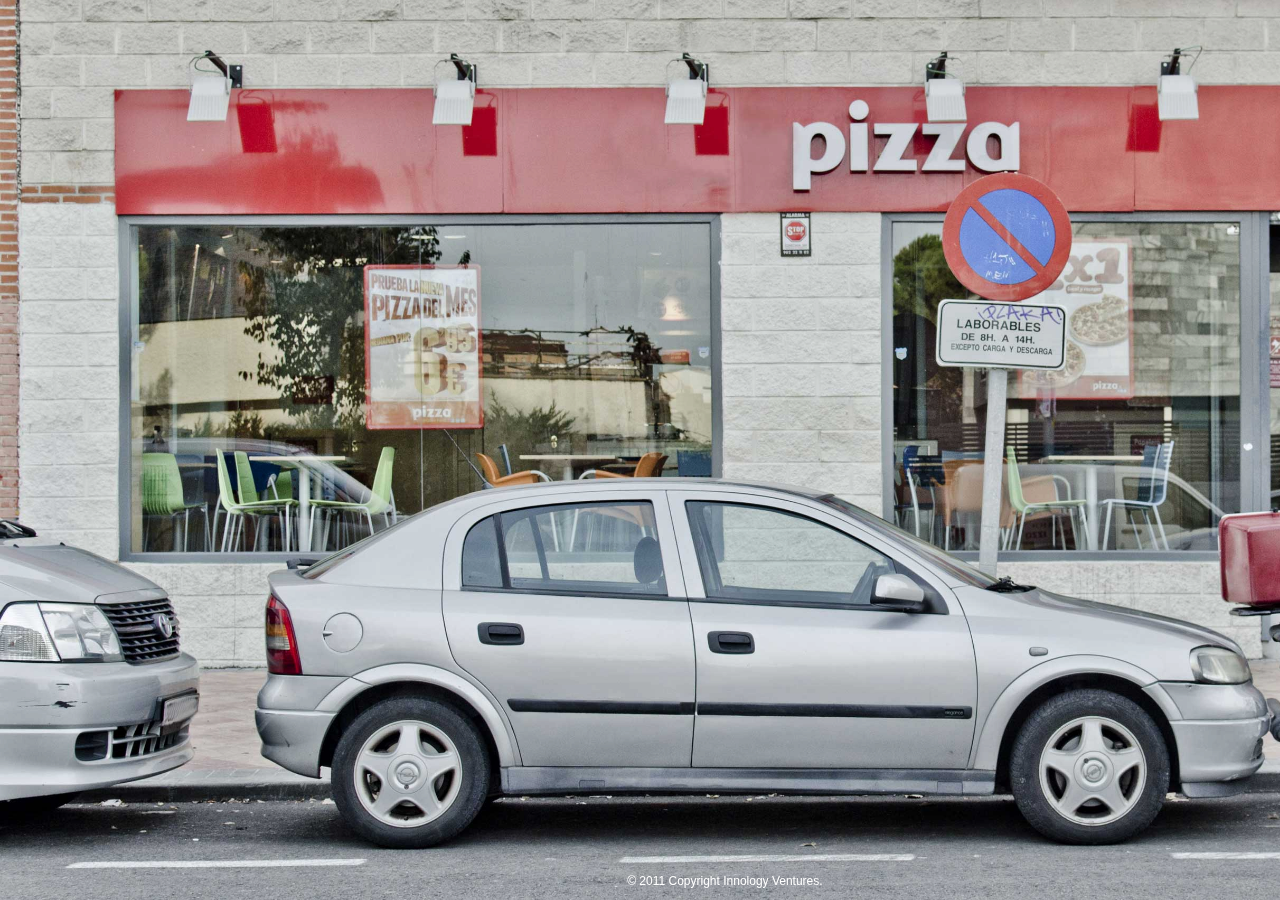
<file: index.html>
<html>

	<head>
		<meta name="description" content="OPINATOR: Tu nueva forma de opinar de manera rápida, anónima y gratuita. Sólo necesitas un OPI y acceso a internet. Tu opinión cambia el mundo." />
		<meta name="keywords" content="Opinion opinión feedback encuestas cambia el mundo" />
		<link rel="image_src" href="http://www.opinator.es/images/Opinator_logo.png" />
		<meta property="og:image" content="http://www.opinator.es/images/Opinator_logo.png" />
    	<script src="jquery-1.6.4.min.js" type="text/javascript" ></script>
		<script type="text/javascript" > 
		
			var speed=2000;
			var manoWidth=1000;
			var manoHeight=676;
			var phoneXMargin=100;
			var phoneYMargin=50;
			var phoneXOffset=-1000;	
			var phoneYOffset=20;
			var step=1;
			var busy=true;
			
		
			function animate(element){
				var lastChild=$(element).is(":last-child");
				var firstChild=$(element).is(":first-child");
				//if(!lastChild){
				  element.fadeOut(speed, function() {
					var nextElement=getNextElement(this);
					if(!nextElement.is(":first-child")){
						animate(nextElement);
					}else{
						animateHand();
					}
					});
				/*}	else{
						$("#mano").fadeIn();
					}*/
				
				
				
			}
			
			function animateHand(){
				
					var windowHeight=$(window).height();
					var windowWidth=$(window).width();
					
					var phoneYPosition=((windowHeight-manoHeight)+phoneYMargin);
					var phoneXPosition=(windowWidth/2)+phoneXOffset;
					
					
					$("#mano").fadeIn();
					$('#mano').css("top",windowHeight+"px");
					$('#mano').css("left",phoneXPosition+"px");
					$('#mano').animate({
				    	top: phoneYPosition
				  		}, 1000, function() {
				    		$("#ayuda").fadeIn();
							$(".screenstep1").fadeOut();
							step++;
							busy=false;
				
							
				  	});
			
				
				
			}
			
			function getNextElement(element){
				
				var nextElement=null;
				nextElement=$(element).prev();
				return nextElement;
			}
			
			function resize(){
				var windowWidth=$(window).width();
				$('#animacion').children().width(windowWidth+"px");
				$('#animacion').children().height("auto");
				
				var imageHeight=$('#animacion').children().first().height();
				var windowHeight=$(window).height();
				
				
				if( imageHeight < windowHeight){
					$('#animacion').children().width("auto");
					$('#animacion').children().height(windowHeight+"px");
				}else{
					var topMargin=(imageHeight-windowHeight)/-2;
					$('#animacion').children().css("margin-top",topMargin+"px");
				}
				
			}
			
			function click(){
				if(step==2){
					$(".screenstep2").fadeOut('fast',function(){
							$(".screenstep3").fadeIn();
						}
					);
				}else if(step==3){
					$(".screenstep3").fadeOut('fast',function(){
							$(".screenstep4").fadeIn();
						}
					);
				}else if(step==4){
					
						$("#mano").fadeOut();
						$("#ayuda").fadeOut();
						$(".screenstep4").fadeOut('fast',function(){
								$(".screenstep5").fadeIn();
							}
						);
				}else if(step==5){
						$(".screenstep5").fadeOut('fast',function(){
									$("#mano").fadeIn();
									$("#ayuda").fadeIn('fast',function(){$(".screenstep6").fadeIn();});
								}
							);
				}else if(step==6){
						$(".screenstep6").fadeOut('fast',function(){
								$(".screenstep7").fadeIn();
								}
								);
						
				}else if(step==7){
						$(".screenstep7").fadeOut('fast',function(){
								$(".screenstep6").fadeIn();
							}
						);
						step=5;

				}
				step++;
			}
		
			function load(){
				$('#animacion').children().ready(function(){
					
					$('#loading').hide();
                    $('#page-content').fadeIn(500,function(){
						 $('#content').fadeIn(500);
					});
					
					animate($('#animacion').children().last());
					$(window).resize(function() {
						resize();
					});
					
					$("#boton,.submit-button,#theend").click(function(){
						click();
					});
					
					resize();
					
					
				
				});
				
				$("body").mousemove(function(event) {
					if(!busy){

					var windowHeight=$(window).height();
					var windowWidth=$(window).width();
					
					var mouseY=event.pageY;
					var mouseX=event.pageX;
					
					var y=mouseY-(676/2);
					var x=mouseX-(1000/2);
					
					var phoneXPosition=windowWidth/2;
					var phoneYPosition=((windowHeight-manoHeight)+phoneYMargin);
					
					var phoneYOffsetAux=phoneYOffset;
					
					if(windowHeight<manoHeight){
						phoneYOffsetAux=phoneYOffset+(manoHeight-windowHeight)/2;
					}
					
					var i=(2*mouseX-windowWidth)/-windowWidth;
					var j=mouseY/-windowHeight;
					
					
					phoneXPosition=phoneXPosition+(phoneXMargin*i)+phoneXOffset;
					phoneYPosition=phoneYPosition+(phoneYMargin*j)+phoneYOffsetAux;
					
					
					$("#mano").css("top",phoneYPosition+"px");
					$("#mano").css("left",phoneXPosition+"px");
					
					var bidiWidth=500;
					var bidiHeight=564;
					$("#pizza-bidi").width(bidiWidth);
					$("#pizza-bidi").height(bidiHeight);
					var bidiXMargin=50;
					var bidiYMargin=50;
					var bidiYOffSet=40;
					var xBidi=(bidiWidth/-4)+(-i*bidiXMargin);
					var yBidi=((bidiHeight/-4)+(-j*bidiYMargin))+bidiYOffSet;
					$("#pizza-bidi").css("left",xBidi+"px");
					$("#pizza-bidi").css("top",yBidi+"px");
					}
					
			
				 // var msg = "Handler for .mousemove() called at ";
				 // msg += i;
				//  $("#log").prepend("<div>" + msg + "</div>");
				});
			
			}
			
		
		</script>
        
        <style>
			body{
				background-color:black;	
				margin:0px;
				
			}
			#animacion{
				position:fixed;
				display: block;	
				top:0;left:0;
				z-index:-999;
				overflow: hidden;
				height: 100%;
				width: 100%;
			}
			#animacion img{
				position:absolute;
				top:0;
			}
			#logo{
				width:500px;
				height:230px;
				background:url('logo-escalado.png');
				cursor:pointer;
			}
			#logo:hover{
				background:url('logo-escalado-over.png');
			}
			#page-content{
				min-height:400px;	
				overflow:auto;
			}
			#content{
				position:relative;
				overflow:hidden;
				width:500px;
				left:50px;
			}
			#content-container{
				background:black;
					
			}
			#mano{
					position:fixed;
					background:url('mano.png');
					width:1000px;
					height:676px;
			}
			
			#screen{
					left:653px;
					top:109px;
					position:relative;
					overflow:hidden;
					background:white;
			}
			#screen-content,#screen,.screenstep1{
				width:238px;
				height:367px;
				
			}
			#screen-content{
				overflow:auto;
			}
			#scaner{
				position:absolute;
				top:0px;
				
			}
			
			#boton{
				left:730px;
				top:-385px;
				position:relative;
				width:70px;
				height:40px;
				cursor:pointer;
				overflow:auto;
			}
			#ayuda{
						left:953px;
						top:-330px;
						position:relative;
						width:300px;
						height:500px;
						padding-left:50px;
						overflow:auto;
			
						background:url('ayuda-bg.png');
						
						
						font-size: 45px;
						line-height: 1.4em;
						font-family: Tahoma, Geneva, sans-serif;
						
			}
			#ayuda .header{
				background:black;
				color:white;
				padding-left:10px;
				
				padding-right:10px;
				
			}
			
			#ayuda .content{
				margin:15px;
					font-size: 35px;
				
			}
			
			#log{
			
				
			}
			
			#pizza-bidi{
				position:absolute;
				top:0px;
			}
			
			
			
			.screenstep1{
				background:black;
				position:absolute;
				top:0px;
			}
			#ayuda .content .screenstep6,#ayuda .content .screenstep7{
				
					font-size: 20px;
					line-height: 1.2em;
			}
		</style>
    

			<link rel="shortcut icon" href="/images/favicon.ico">
			<meta http-equiv="Content-Type" content="text/html;charset=UTF-8">
			<title>Opinator - Tu opinión cambia el mundo</title>
			<link rel="stylesheet" href="/styles/blueprint/screen.css" type="text/css" media="screen, projection">
			  <link rel="stylesheet" href="/styles/blueprint/print.css" type="text/css" media="print"> 
			  <!--[if lt IE 8]>
			    <link rel="stylesheet" href="/resources/blueprint/ie.css" type="text/css" media="screen, projection">
			  <![endif]-->
			 <link rel="stylesheet" href="/styles/webgateway/style.css" type="text/css" media="screen, projection">
			
			 <link rel="stylesheet" href="/styles/webgateway/mobileStyle.css" type="text/css" media="screen, projection">





			<script type="text/javascript">
				var loadingImg;
				var loadingDiv;
				jQuery().ready(
					function(){
						jQuery(".stars").mouseout(function(){
									jQuery(".star img",this).attr("src","/images/webgateway/star_off.gif");
									jQuery("input:checked",this).parent().prevAll().children("img").add(jQuery("input:checked",this).parent().children("img")).attr("src","/images/webgateway/star_on.gif");
						});

						jQuery(".star").mouseover(function(){//over
								jQuery(this).siblings(".star").children("img").add(jQuery("img",this)).attr("src","/images/webgateway/star_off.gif");
								jQuery(this).prevAll().children("img").attr("src","/images/webgateway/star_on.gif");
								jQuery("img",this).attr("src","/images/webgateway/star_hover.gif");
						});

						jQuery(".star").click(function(){
							var name=jQuery("input",this).attr("name");
							jQuery("input[name='"+name+"']").removeAttr("checked");
							jQuery("input",this).attr('checked', 'checked');
							if(!jQuery(this).parent().hasClass("checked")){
								jQuery(this).parent().addClass("checked");
								jQuery(this).parent().append("<div class='trash'><img src='/images/webgateway/star_trash.gif' /></div>");
								jQuery(this).siblings(".trash").click(function(){
									jQuery(this).siblings(".star").children("img").attr("src","/images/webgateway/star_off.gif");
									jQuery("input[name='"+name+"']").removeAttr("checked");
									jQuery(this).parent().removeClass("checked");
									jQuery(this).remove();
								});
							}
						});	
						//First time load
						jQuery(".star img",this).attr("src","/images/webgateway/star_off.gif");
						jQuery("input:checked",this).parent().prevAll().children("img").add(jQuery("input:checked",this).parent().children("img")).attr("src","/images/webgateway/star_on.gif");
						jQuery("input:checked",this).click();

						//loading star
						loadingImg= new Image(30,30); 
						loadingImg.src="/images/webgateway/ajax-loader.gif"; 
						loadingImg.className="ajax-loading";

						loadingDiv = document.createElement('div');
						loadingDiv.className="ajax-loading";

						$("form").each(function(){
							$(this).submit(function(){
								$(this).find("input[type='image'],input[type='submit']").attr("disabled", "true");
								jQuery("body").append(loadingDiv);
								jQuery(loadingDiv).fadeTo('fast', .7);
								jQuery("body").append(loadingImg);
								jQuery(loadingImg).fadeTo('fast', 1);
							});
						});
					} 
				);
			</script>


    </head> 
    
    <body onload="load();">
		<div style="display:none" class="metainfo">
			<h1 class="title" style="clear:both">OPINATOR - Tu opinión cambia el mundo</h1>
			<h1><img class="title logo" src="/images/Opinator_logo.png" /></h1>
		</div>
		
		
    	<div id="loading" style="position:absolute;left:50%;top:10px; font-size:45px;">
        	<img src="ajax-loader.gif"/> Cargando...	
        </div>
    
    	<div id="page-content" style="display:none">
	
		
	
            <div id="animacion">
				
                <img  src="pizza-blur.jpg" />
                <img  src="pizza.jpg" />
                <img  src="pizza.jpg" />
                <img  src="1.jpg" />
                <img  src="3.jpg" />
                <img  src="2.jpg" />
                <img  src="1.jpg" />
                <img  src="1.jpg" />
                
                
            </div>
            <div id="mano" style="display:none;">
				<div id="screen">
					<div class="screenstep6 screenstep7" style="display:none;margin-top:100px;text-align:center;">
						<img src="/images/Opinator_logo.png" />
						
					</div>
					<div class="screenstep4" style="display:none;">
						<div id="opinator_main">
							<div id="content-top" class="wrapper">
							</div>
							<div id="content-main" class="wrapper">
								<h1 id="logo-principal"><img src="/images/webgateway/logo_opinator.png" alt="Opinator"></h1>
								<div id="main-form">	

						<div class="thankyoupage">
							<h2 class="thankyou">Gracias por su opinión</h2>
							<div  class="info">
								¡Enhorabuena! por opinar te regalamos un helado. Presenta esta pantalla en el mostrador
							
							</div>
						</div>


								</div>

							</div>
							<div id="content-bottom" class="wrapper">
							</div>
							</div>	
					</div>
					
					
					
					<div class="screenstep3" style="display:none;">
						
						
						
						
						 <div id="opinator_main">
							<div id="content-top" class="wrapper">
							</div>
							<div id="content-main" class="wrapper">
								<h1 id="logo-principal"><img src="/images/webgateway/logo_opinator.png" alt="Opinator"></h1>
								<div id="main-form">
									<h2 class="title" style="clear:both">Pizza Rica - PIZZA</h2>
										<div id="step2" style="clear:both;">
												<div class="qualifier">
															 <h3>RICA</h3>
															 <div class="stars">

																 	<div class="star">
																 		<img src="/images/webgateway/star_off.gif">

																 		<input type="radio" name="R" value="1">

																 	</div>

																 	<div class="star">
																 		<img src="/images/webgateway/star_off.gif">

																 		<input type="radio" name="R" value="2">

																 	</div>

																 	<div class="star">
																 		<img src="/images/webgateway/star_off.gif">

																 		<input type="radio" name="R" value="3">

																 	</div>

																 	<div class="star">
																 		<img src="/images/webgateway/star_off.gif">

																 		<input type="radio" name="R" value="4">

																 	</div>

																 	<div class="star">
																 		<img src="/images/webgateway/star_off.gif">

																 		<input type="radio" name="R" value="5">

																 	</div>

															 </div>
														 </div> 

														<div class="qualifier">
															 <h3>VARIEDAD</h3>
															 <div class="stars">

																 	<div class="star">
																 		<img src="/images/webgateway/star_off.gif">

																 		<input type="radio" name="V" value="1">

																 	</div>

																 	<div class="star">
																 		<img src="/images/webgateway/star_off.gif">

																 		<input type="radio" name="V" value="2">

																 	</div>

																 	<div class="star">
																 		<img src="/images/webgateway/star_off.gif">

																 		<input type="radio" name="V" value="3">

																 	</div>

																 	<div class="star">
																 		<img src="/images/webgateway/star_off.gif">

																 		<input type="radio" name="V" value="4">

																 	</div>

																 	<div class="star">
																 		<img src="/images/webgateway/star_off.gif">

																 		<input type="radio" name="V" value="5">

																 	</div>

															 </div>
														 </div> 

														<div class="qualifier">
															 <h3>SALUDABLE</h3>
															 <div class="stars">

																 	<div class="star">
																 		<img src="/images/webgateway/star_off.gif">

																 		<input type="radio" name="S" value="1">

																 	</div>

																 	<div class="star">
																 		<img src="/images/webgateway/star_off.gif">

																 		<input type="radio" name="S" value="2">

																 	</div>

																 	<div class="star">
																 		<img src="/images/webgateway/star_off.gif">

																 		<input type="radio" name="S" value="3">

																 	</div>

																 	<div class="star">
																 		<img src="/images/webgateway/star_off.gif">

																 		<input type="radio" name="S" value="4">

																 	</div>

																 	<div class="star">
																 		<img src="/images/webgateway/star_off.gif">

																 		<input type="radio" name="S" value="5">

																 	</div>

															 </div>
														 </div> 

														<div class="qualifier">
															 <h3>PRECIO</h3>
															 <div class="stars">

																 	<div class="star">
																 		<img src="/images/webgateway/star_off.gif">

																 		<input type="radio" name="P" value="1">

																 	</div>

																 	<div class="star">
																 		<img src="/images/webgateway/star_off.gif">

																 		<input type="radio" name="P" value="2">

																 	</div>

																 	<div class="star">
																 		<img src="/images/webgateway/star_off.gif">

																 		<input type="radio" name="P" value="3">

																 	</div>

																 	<div class="star">
																 		<img src="/images/webgateway/star_off.gif">

																 		<input type="radio" name="P" value="4">

																 	</div>

																 	<div class="star">
																 		<img src="/images/webgateway/star_off.gif">

																 		<input type="radio" name="P" value="5">

																 	</div>

															 </div>
														 </div> 




													<input type="submit" class="submit-button" value="Enviar">
												</div>
								



								</div>

							</div>
							<div id="content-bottom" class="wrapper">
							</div>
							</div>
							
							
							
							
							
							
							
							
					</div>
					
					<div class="screenstep2">
						<div id="screen-content">
							<img id="pizza-bidi" src="pizza-foto.jpg" style="width:500px"/>
						</div>
					
						<img id="scaner"src="scaner.png"/>
					</div>
					
					<div class="screenstep1"></div>
					
					
		        	<div id="log"></div>
				</div>
				<div id="ayuda" style="display:none;">
					<div class="header">
						<div class="screenstep7" style="display:none;">
							¿Cómo opino?
						</div>
						<div class="screenstep6" style="display:none;">
							¿Qué es OPINATOR?
						</div>
						<div class="screenstep4" style="display:none;">
							Mola, eh?
						</div>
						<div class="screenstep3" style="display:none;">
							¡Esto es nuevo!
						</div>
						<div class="screenstep2">
							¿A dónde me llevará?
						</div>
					</div>
					<div class="content">
						<div class="screenstep7" style="display:none;text-align:center;top-margin:200px;">
								<p>Introduce el OPI <a href="http://www.opinator.net/opi" target="_blank">aquí</a>.</p>
								<p>Escanea el QR bidi con tu smartphone</p>
								<p>Envía un sms con el OPI seguido de tu opinión 
								al 661 503 100 (coste normal)</p>
						</div>
						<div class="screenstep6" style="display:none;text-align:center;top-margin:200px;">
								<p>Es tu nueva forma de opinar
								de manera rápida, anónima y gratuita.
								Sólo necesitas un OPI 
								y acceso a internet.</p>
								<p>Un <b>OPI</b> es el código que identifica
								todo sobre lo que se puede opinar,
								siempre acompañado por un QR bidi
								</p>
						</div>
						<div class="screenstep4" style="display:none;">
							Tu opinión ayuda a mejorar
							los productos y servicios 
							que consumes a diario
							
						</div>
						<div class="screenstep3" style="display:none;">
							Pulsa sobre las estrellas
							y envía tu opinión
						</div>
						<div class="screenstep2">
					 		¡Haz una foto al QR bidi
							y descúbrelo!
						</div>
					</div>
				</div>
				<div id="boton">
					</div>
				<div id="click" style="position: absolute;top: 467px;left: 840px;display:none;" class="screenstep3">
					<img src="click.png">
				</div>
				<div id="click" style="position: absolute;top: 520px;left: 754px;" class="screenstep2 screenstep4 screenstep6 screenstep7">
					<img src="click.png">
				</div>
            </div>


			<div class="screenstep5" style="display:none;text-align:center;">
					<img src="opinator-theend.png" style="margin-top:50px;" id="theend"/>
			</div>
			<div id="click" style="position: absolute;top: 435px;left: 61%;display:none;" class="screenstep5">
				<img src="click.png">
			</div>
 
			<div class="footer" style="position:absolute;bottom:10px;left:49%;color:white;">
					&copy; 2011 Copyright Innology Ventures.
			</div>
        </div>
        	
    </body>
  
</html>
</file>
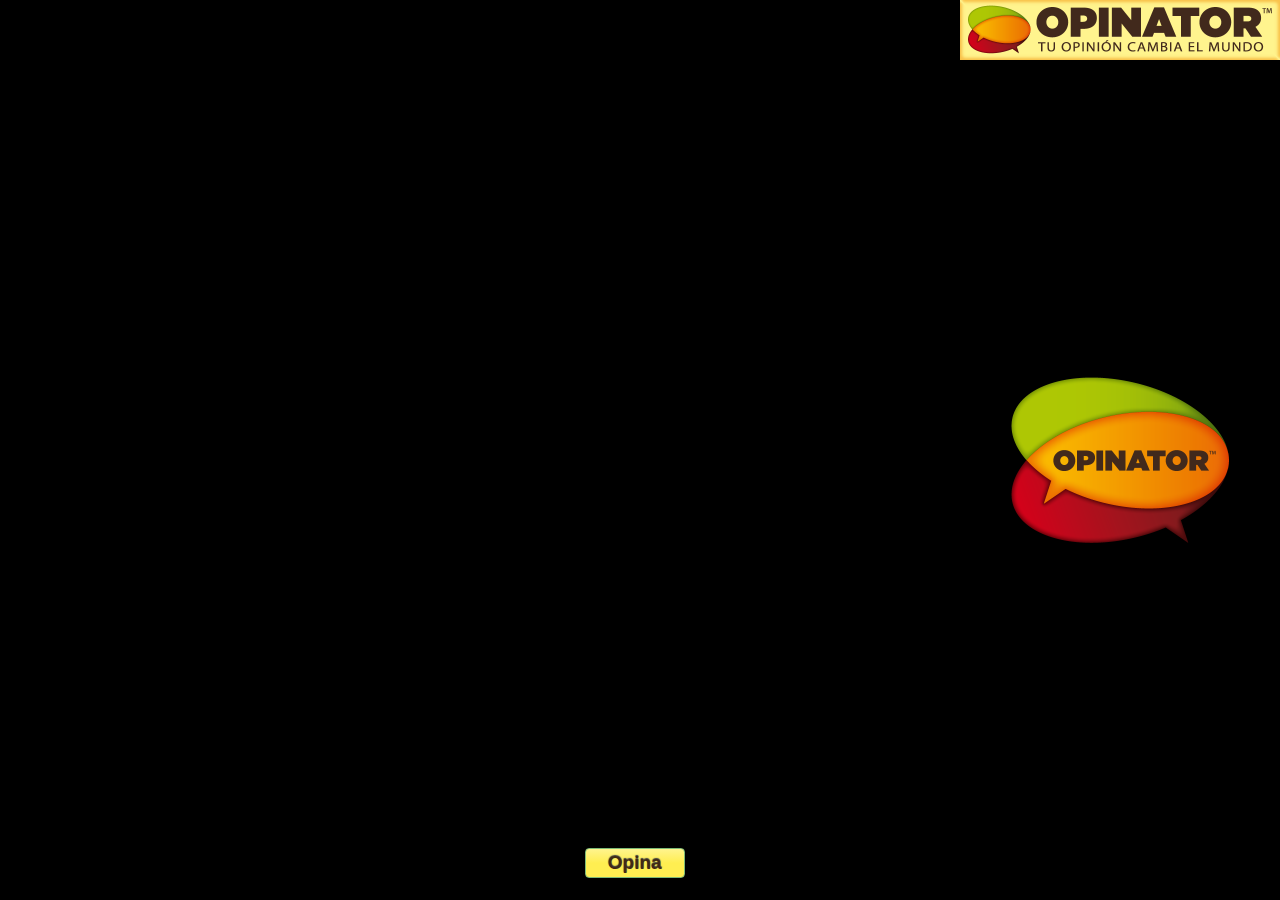
<file: iphone/index.html>
<!DOCTYPE HTML>
<!--
  Copyright 2010, 2011 Genuitec, LLC
  Licensed under the MobiOne Studio End User License, (the "License");
  This header will appear in all HTML files generated by MobiOne Studio(tm)
  operating in "trial" mode.  While in trial mode, you may only use
  MobiOne for evaluation.  You may not use the trial version of MobiOne
  for any commercial, enterprise or corporate (for profit or nonprofit)
  purpose unless expressly licensed to do otherwise.  You may not modify
  or remove this header for any reason prior to purchasing and activating
  a license for MobiOne.  Upon activation,  MobiOne will not generate
  this header.  You may obtain a copy of the MobiOne License at
  
  http://genuitec.com/mobile/mobione/1.0/LICENSE.html
  
  Unless required by applicable law or agreed to in writing, software
  distributed under the License is distributed on an "AS IS" BASIS,
  WITHOUT WARRANTIES OR CONDITIONS OF ANY KIND, either express or implied.
  See the License for the specific language governing permissions and
  limitations under the License.
-->
<html manifest="cache.manifest">
  <head>
    <title>Opinator</title>
    <meta name="generator" content="MobiOne Studio - Design Center, http://genuitec.com/mobile"/>
    <meta name="viewport" content=
      "width=device-width; initial-scale=1.0; maximum-scale=1.0; user-scalable=0"/>
    <meta http-equiv="Content-Type" content="text/html; charset=UTF-8"/>
    <meta name="apple-mobile-web-app-capable" content="yes"/>
    <link rel="stylesheet" href="Opinator5.css"/>
    <script type="text/javascript" src="res/jquery-1.3.2.min.js"></script>
    <script type="text/javascript" src="res/preloadCssImages.js"></script>
    <script type="text/javascript" src="res/iscroll.js"></script>
    <script type="text/javascript" src="Opinator5.js"></script>
    <script type="text/javascript" src="res/phoneui.js"></script>
    <script type="text/javascript" src="Opinator5_custom.js"></script>
    <link rel="apple-touch-icon" href="images/OPI_Logo_WoS_iPhone4_App_Icon_LYellow_BG_v1.png"/>
  </head>
  <body>
    <div class="m1-top-root">
      <!-- Loading spinner  -->
      <div class="m1-loading">
        <div>
          <canvas class="m1-loading-spinner" width="25" height="25"></canvas>
          <span class="m1-loading-text"></span>
        </div>
      </div>
      <!-- Prompt to be shown for adding page on homescreen  -->
      <canvas class="m1-homescreen-prompt" width="250" height="120"></canvas>
      <!-- ***** Opinator5 *****  -->
      <div id="m1-Opinator5" class="m1-root">
        <form id="m1_Opinator5" action="http://www.opinator.net/opi" resulttype="DYNAMIC_PAGE" name=
          "m1_Opinator5">
          <img id="m1-Opinator5-image1" src="images/OPI_Logos_iPhone4_App_Logo_WoS_v1.png"/>
          <div id="m1-Opinator5-custom1" class="m1-clickable m1-button" name="custom1" 
            data-action-click-id="action0">Opina</div>
          <img id="m1-Opinator5-image3" src=
            "images/OPI_Logos_iPhone4_App_TopBar_LYellow_Effects_v1.png"/>
        </form>
      </div>
    </div>
  </body>
</html>
</file>
<file: styles/blueprint/screen.css>
/* -----------------------------------------------------------------------


 Blueprint CSS Framework 1.0.1
 http://blueprintcss.org

   * Copyright (c) 2007-Present. See LICENSE for more info.
   * See README for instructions on how to use Blueprint.
   * For credits and origins, see AUTHORS.
   * This is a compressed file. See the sources in the 'src' directory.

----------------------------------------------------------------------- */

/* reset.css */
html {margin:0;padding:0;border:0;}
body, div, span, object, iframe, h1, h2, h3, h4, h5, h6, p, blockquote, pre, a, abbr, acronym, address, code, del, dfn, em, img, q, dl, dt, dd, ol, ul, li, fieldset, form, label, legend, table, caption, tbody, tfoot, thead, tr, th, td, article, aside, dialog, figure, footer, header, hgroup, nav, section {margin:0;padding:0;border:0;font-size:100%;font:inherit;vertical-align:baseline;}
article, aside, details, figcaption, figure, dialog, footer, header, hgroup, menu, nav, section {display:block;}
body {line-height:1.5;background:white;}
table {border-collapse:separate;border-spacing:0;}
caption, th, td {text-align:left;font-weight:normal;float:none !important;}
table, th, td {vertical-align:middle;}
blockquote:before, blockquote:after, q:before, q:after {content:'';}
blockquote, q {quotes:"" "";}
a img {border:none;}
:focus {outline:0;}

/* typography.css */
html {font-size:100.01%;}
body {font-size:75%;color:#222;background:#fff;font-family:"Helvetica Neue", Arial, Helvetica, sans-serif;}
h1, h2, h3, h4, h5, h6 {font-weight:normal;color:#111;}
h1 {font-size:3em;line-height:1;margin-bottom:0.5em;}
h2 {font-size:2em;margin-bottom:0.75em;}
h3 {font-size:1.5em;line-height:1;margin-bottom:1em;}
h4 {font-size:1.2em;line-height:1.25;margin-bottom:1.25em;}
h5 {font-size:1em;font-weight:bold;margin-bottom:1.5em;}
h6 {font-size:1em;font-weight:bold;}
h1 img, h2 img, h3 img, h4 img, h5 img, h6 img {margin:0;}
p {margin:0 0 1.5em;}
.left {float:left !important;}
p .left {margin:1.5em 1.5em 1.5em 0;padding:0;}
.right {float:right !important;}
p .right {margin:1.5em 0 1.5em 1.5em;padding:0;}
a:focus, a:hover {color:#09f;}
a {color:#06c;text-decoration:underline;}
blockquote {margin:1.5em;color:#666;font-style:italic;}
strong, dfn {font-weight:bold;}
em, dfn {font-style:italic;}
sup, sub {line-height:0;}
abbr, acronym {border-bottom:1px dotted #666;}
address {margin:0 0 1.5em;font-style:italic;}
del {color:#666;}
pre {margin:1.5em 0;white-space:pre;}
pre, code, tt {font:1em 'andale mono', 'lucida console', monospace;line-height:1.5;}
li ul, li ol {margin:0;}
ul, ol {margin:0 1.5em 1.5em 0;padding-left:1.5em;}
ul {list-style-type:disc;}
ol {list-style-type:decimal;}
dl {margin:0 0 1.5em 0;}
dl dt {font-weight:bold;}
dd {margin-left:1.5em;}
table {margin-bottom:1.4em;width:100%;}
th {font-weight:bold;}
thead th {background:#c3d9ff;}
th, td, caption {padding:4px 10px 4px 5px;}
tbody tr:nth-child(even) td, tbody tr.even td {background:#e5ecf9;}
tfoot {font-style:italic;}
caption {background:#eee;}
.small {font-size:.8em;margin-bottom:1.875em;line-height:1.875em;}
.large {font-size:1.2em;line-height:2.5em;margin-bottom:1.25em;}
.hide {display:none;}
.quiet {color:#666;}
.loud {color:#000;}
.highlight {background:#ff0;}
.added {background:#060;color:#fff;}
.removed {background:#900;color:#fff;}
.first {margin-left:0;padding-left:0;}
.last {margin-right:0;padding-right:0;}
.top {margin-top:0;padding-top:0;}
.bottom {margin-bottom:0;padding-bottom:0;}

/* forms.css */
label {font-weight:bold;}
fieldset {padding:0 1.4em 1.4em 1.4em;margin:0 0 1.5em 0;border:1px solid #ccc;}
legend {font-weight:bold;font-size:1.2em;margin-top:-0.2em;margin-bottom:1em;}
fieldset, #IE8#HACK {padding-top:1.4em;}
legend, #IE8#HACK {margin-top:0;margin-bottom:0;}
input[type=text], input[type=password], input[type=url], input[type=email], input.text, input.title, textarea {background-color:#fff;border:1px solid #bbb;color:#000;}
input[type=text]:focus, input[type=password]:focus, input[type=url]:focus, input[type=email]:focus, input.text:focus, input.title:focus, textarea:focus {border-color:#666;}
select {background-color:#fff;border-width:1px;border-style:solid;}
input[type=text], input[type=password], input[type=url], input[type=email], input.text, input.title, textarea, select {margin:0.5em 0;}
input.text, input.title {width:300px;padding:5px;}
input.title {font-size:1.5em;}
textarea {width:390px;height:250px;padding:5px;}
form.inline {line-height:3;}
form.inline p {margin-bottom:0;}
.error, .alert, .notice, .success, .info {padding:0.8em;margin-bottom:1em;border:2px solid #ddd;}
.error, .alert {background:#fbe3e4;color:#8a1f11;border-color:#fbc2c4;}
.notice {background:#fff6bf;color:#514721;border-color:#ffd324;}
.success {background:#e6efc2;color:#264409;border-color:#c6d880;}
.info {background:#d5edf8;color:#205791;border-color:#92cae4;}
.error a, .alert a {color:#8a1f11;}
.notice a {color:#514721;}
.success a {color:#264409;}
.info a {color:#205791;}

/* grid.css */
.container {width:950px;margin:0 auto;}
.showgrid {background:url(src/grid.png);}
.column, .span-1, .span-2, .span-3, .span-4, .span-5, .span-6, .span-7, .span-8, .span-9, .span-10, .span-11, .span-12, .span-13, .span-14, .span-15, .span-16, .span-17, .span-18, .span-19, .span-20, .span-21, .span-22, .span-23, .span-24 {float:left;margin-right:10px;}
.last {margin-right:0;}
.span-1 {width:30px;}
.span-2 {width:70px;}
.span-3 {width:110px;}
.span-4 {width:150px;}
.span-5 {width:190px;}
.span-6 {width:230px;}
.span-7 {width:270px;}
.span-8 {width:310px;}
.span-9 {width:350px;}
.span-10 {width:390px;}
.span-11 {width:430px;}
.span-12 {width:470px;}
.span-13 {width:510px;}
.span-14 {width:550px;}
.span-15 {width:590px;}
.span-16 {width:630px;}
.span-17 {width:670px;}
.span-18 {width:710px;}
.span-19 {width:750px;}
.span-20 {width:790px;}
.span-21 {width:830px;}
.span-22 {width:870px;}
.span-23 {width:910px;}
.span-24 {width:950px;margin-right:0;}
input.span-1, textarea.span-1, input.span-2, textarea.span-2, input.span-3, textarea.span-3, input.span-4, textarea.span-4, input.span-5, textarea.span-5, input.span-6, textarea.span-6, input.span-7, textarea.span-7, input.span-8, textarea.span-8, input.span-9, textarea.span-9, input.span-10, textarea.span-10, input.span-11, textarea.span-11, input.span-12, textarea.span-12, input.span-13, textarea.span-13, input.span-14, textarea.span-14, input.span-15, textarea.span-15, input.span-16, textarea.span-16, input.span-17, textarea.span-17, input.span-18, textarea.span-18, input.span-19, textarea.span-19, input.span-20, textarea.span-20, input.span-21, textarea.span-21, input.span-22, textarea.span-22, input.span-23, textarea.span-23, input.span-24, textarea.span-24 {border-left-width:1px;border-right-width:1px;padding-left:5px;padding-right:5px;}
input.span-1, textarea.span-1 {width:18px;}
input.span-2, textarea.span-2 {width:58px;}
input.span-3, textarea.span-3 {width:98px;}
input.span-4, textarea.span-4 {width:138px;}
input.span-5, textarea.span-5 {width:178px;}
input.span-6, textarea.span-6 {width:218px;}
input.span-7, textarea.span-7 {width:258px;}
input.span-8, textarea.span-8 {width:298px;}
input.span-9, textarea.span-9 {width:338px;}
input.span-10, textarea.span-10 {width:378px;}
input.span-11, textarea.span-11 {width:418px;}
input.span-12, textarea.span-12 {width:458px;}
input.span-13, textarea.span-13 {width:498px;}
input.span-14, textarea.span-14 {width:538px;}
input.span-15, textarea.span-15 {width:578px;}
input.span-16, textarea.span-16 {width:618px;}
input.span-17, textarea.span-17 {width:658px;}
input.span-18, textarea.span-18 {width:698px;}
input.span-19, textarea.span-19 {width:738px;}
input.span-20, textarea.span-20 {width:778px;}
input.span-21, textarea.span-21 {width:818px;}
input.span-22, textarea.span-22 {width:858px;}
input.span-23, textarea.span-23 {width:898px;}
input.span-24, textarea.span-24 {width:938px;}
.append-1 {padding-right:40px;}
.append-2 {padding-right:80px;}
.append-3 {padding-right:120px;}
.append-4 {padding-right:160px;}
.append-5 {padding-right:200px;}
.append-6 {padding-right:240px;}
.append-7 {padding-right:280px;}
.append-8 {padding-right:320px;}
.append-9 {padding-right:360px;}
.append-10 {padding-right:400px;}
.append-11 {padding-right:440px;}
.append-12 {padding-right:480px;}
.append-13 {padding-right:520px;}
.append-14 {padding-right:560px;}
.append-15 {padding-right:600px;}
.append-16 {padding-right:640px;}
.append-17 {padding-right:680px;}
.append-18 {padding-right:720px;}
.append-19 {padding-right:760px;}
.append-20 {padding-right:800px;}
.append-21 {padding-right:840px;}
.append-22 {padding-right:880px;}
.append-23 {padding-right:920px;}
.prepend-1 {padding-left:40px;}
.prepend-2 {padding-left:80px;}
.prepend-3 {padding-left:120px;}
.prepend-4 {padding-left:160px;}
.prepend-5 {padding-left:200px;}
.prepend-6 {padding-left:240px;}
.prepend-7 {padding-left:280px;}
.prepend-8 {padding-left:320px;}
.prepend-9 {padding-left:360px;}
.prepend-10 {padding-left:400px;}
.prepend-11 {padding-left:440px;}
.prepend-12 {padding-left:480px;}
.prepend-13 {padding-left:520px;}
.prepend-14 {padding-left:560px;}
.prepend-15 {padding-left:600px;}
.prepend-16 {padding-left:640px;}
.prepend-17 {padding-left:680px;}
.prepend-18 {padding-left:720px;}
.prepend-19 {padding-left:760px;}
.prepend-20 {padding-left:800px;}
.prepend-21 {padding-left:840px;}
.prepend-22 {padding-left:880px;}
.prepend-23 {padding-left:920px;}
.border {padding-right:4px;margin-right:5px;border-right:1px solid #ddd;}
.colborder {padding-right:24px;margin-right:25px;border-right:1px solid #ddd;}
.pull-1 {margin-left:-40px;}
.pull-2 {margin-left:-80px;}
.pull-3 {margin-left:-120px;}
.pull-4 {margin-left:-160px;}
.pull-5 {margin-left:-200px;}
.pull-6 {margin-left:-240px;}
.pull-7 {margin-left:-280px;}
.pull-8 {margin-left:-320px;}
.pull-9 {margin-left:-360px;}
.pull-10 {margin-left:-400px;}
.pull-11 {margin-left:-440px;}
.pull-12 {margin-left:-480px;}
.pull-13 {margin-left:-520px;}
.pull-14 {margin-left:-560px;}
.pull-15 {margin-left:-600px;}
.pull-16 {margin-left:-640px;}
.pull-17 {margin-left:-680px;}
.pull-18 {margin-left:-720px;}
.pull-19 {margin-left:-760px;}
.pull-20 {margin-left:-800px;}
.pull-21 {margin-left:-840px;}
.pull-22 {margin-left:-880px;}
.pull-23 {margin-left:-920px;}
.pull-24 {margin-left:-960px;}
.pull-1, .pull-2, .pull-3, .pull-4, .pull-5, .pull-6, .pull-7, .pull-8, .pull-9, .pull-10, .pull-11, .pull-12, .pull-13, .pull-14, .pull-15, .pull-16, .pull-17, .pull-18, .pull-19, .pull-20, .pull-21, .pull-22, .pull-23, .pull-24 {float:left;position:relative;}
.push-1 {margin:0 -40px 1.5em 40px;}
.push-2 {margin:0 -80px 1.5em 80px;}
.push-3 {margin:0 -120px 1.5em 120px;}
.push-4 {margin:0 -160px 1.5em 160px;}
.push-5 {margin:0 -200px 1.5em 200px;}
.push-6 {margin:0 -240px 1.5em 240px;}
.push-7 {margin:0 -280px 1.5em 280px;}
.push-8 {margin:0 -320px 1.5em 320px;}
.push-9 {margin:0 -360px 1.5em 360px;}
.push-10 {margin:0 -400px 1.5em 400px;}
.push-11 {margin:0 -440px 1.5em 440px;}
.push-12 {margin:0 -480px 1.5em 480px;}
.push-13 {margin:0 -520px 1.5em 520px;}
.push-14 {margin:0 -560px 1.5em 560px;}
.push-15 {margin:0 -600px 1.5em 600px;}
.push-16 {margin:0 -640px 1.5em 640px;}
.push-17 {margin:0 -680px 1.5em 680px;}
.push-18 {margin:0 -720px 1.5em 720px;}
.push-19 {margin:0 -760px 1.5em 760px;}
.push-20 {margin:0 -800px 1.5em 800px;}
.push-21 {margin:0 -840px 1.5em 840px;}
.push-22 {margin:0 -880px 1.5em 880px;}
.push-23 {margin:0 -920px 1.5em 920px;}
.push-24 {margin:0 -960px 1.5em 960px;}
.push-1, .push-2, .push-3, .push-4, .push-5, .push-6, .push-7, .push-8, .push-9, .push-10, .push-11, .push-12, .push-13, .push-14, .push-15, .push-16, .push-17, .push-18, .push-19, .push-20, .push-21, .push-22, .push-23, .push-24 {float:left;position:relative;}
div.prepend-top, .prepend-top {margin-top:1.5em;}
div.append-bottom, .append-bottom {margin-bottom:1.5em;}
.box {padding:1.5em;margin-bottom:1.5em;background:#e5eCf9;}
hr {background:#ddd;color:#ddd;clear:both;float:none;width:100%;height:1px;margin:0 0 17px;border:none;}
hr.space {background:#fff;color:#fff;visibility:hidden;}
.clearfix:after, .container:after {content:"\0020";display:block;height:0;clear:both;visibility:hidden;overflow:hidden;}
.clearfix, .container {display:block;}
.clear {clear:both;}
</file>
<file: styles/blueprint/print.css>
/* -----------------------------------------------------------------------


 Blueprint CSS Framework 1.0.1
 http://blueprintcss.org

   * Copyright (c) 2007-Present. See LICENSE for more info.
   * See README for instructions on how to use Blueprint.
   * For credits and origins, see AUTHORS.
   * This is a compressed file. See the sources in the 'src' directory.

----------------------------------------------------------------------- */

/* print.css */
body {line-height:1.5;font-family:"Helvetica Neue", Arial, Helvetica, sans-serif;color:#000;background:none;font-size:10pt;}
.container {background:none;}
hr {background:#ccc;color:#ccc;width:100%;height:2px;margin:2em 0;padding:0;border:none;}
hr.space {background:#fff;color:#fff;visibility:hidden;}
h1, h2, h3, h4, h5, h6 {font-family:"Helvetica Neue", Arial, "Lucida Grande", sans-serif;}
code {font:.9em "Courier New", Monaco, Courier, monospace;}
a img {border:none;}
p img.top {margin-top:0;}
blockquote {margin:1.5em;padding:1em;font-style:italic;font-size:.9em;}
.small {font-size:.9em;}
.large {font-size:1.1em;}
.quiet {color:#999;}
.hide {display:none;}
a:link, a:visited {background:transparent;font-weight:700;text-decoration:underline;}
a:link:after, a:visited:after {content:" (" attr(href) ")";font-size:90%;}
</file>
<file: styles/webgateway/style.css>
body{
background-color: white;
	
	
}

.wrapper{
	width:500px;
	margin-left:auto;
	margin-right:auto;	
}

#main-form{
	padding-left:0px;
	padding-right:0px;
		background: #F0F0F0;
	background: -webkit-gradient(linear,left top,left bottom,from(#F9E7B3),to(#fff));
	background: -webkit-linear-gradient(top,#F9E7B3,#fff);
	background: -moz-linear-gradient(top,#F9E7B3,#fff);
	background: -ms-linear-gradient(top,#F9E7B3,#fff);
	background: -o-linear-gradient(top,#F9E7B3,#fff);
	background: linear-gradient(top,#F9E7B3,#fff);
	overflow: auto;
	
}
h2{
		font-size:20px;
		margin-bottom:0px;
		color:#41291c;
		font-weight: bolder;
}
h3{ 	font-size:15px;}
h2.title{
	
	color:#41291c;
	margin-bottom:0px;	
	padding-left:10px;
	padding-right:10px;
	background: rgb(249,220,144); /* Old browsers */
	background: -moz-linear-gradient(top, rgba(249,220,144,1) 0%, rgba(252,205,77,1) 50%, rgba(248,181,0,1) 51%, rgba(249,198,67,1) 99%); /* FF3.6+ */
	background: -webkit-gradient(linear, left top, left bottom, color-stop(0%,rgba(249,220,144,1)), color-stop(50%,rgba(252,205,77,1)), color-stop(51%,rgba(248,181,0,1)), color-stop(99%,rgba(249,198,67,1))); /* Chrome,Safari4+ */
	background: -webkit-linear-gradient(top, rgba(249,220,144,1) 0%,rgba(252,205,77,1) 50%,rgba(248,181,0,1) 51%,rgba(249,198,67,1) 99%); /* Chrome10+,Safari5.1+ */
	background: -o-linear-gradient(top, rgba(249,220,144,1) 0%,rgba(252,205,77,1) 50%,rgba(248,181,0,1) 51%,rgba(249,198,67,1) 99%); /* Opera11.10+ */
	background: -ms-linear-gradient(top, rgba(249,220,144,1) 0%,rgba(252,205,77,1) 50%,rgba(248,181,0,1) 51%,rgba(249,198,67,1) 99%); /* IE10+ */
	filter: progid:DXImageTransform.Microsoft.gradient( startColorstr='#f9dc90', endColorstr='#f9c643',GradientType=0 ); /* IE6-9 */
	background: linear-gradient(top, rgba(249,220,144,1) 0%,rgba(252,205,77,1) 50%,rgba(248,181,0,1) 51%,rgba(249,198,67,1) 99%); /* W3C */
	
}
h2.title{
	text-align:center;

}

#content-main{
	background: url("../../images/webgateway/wrapper_bg_middle.png") repeat-y;
		padding-left:10px;
	padding-right:10px;
	padding-top:0px;
	padding-bottom:0px;
	
}
#webform{
		padding-left:10px;
	padding-right:10px;
	
}
#content-top{
	width:520px;
	height:123px;
	background: url("../../images/webgateway/wrapper_bg_top_3.png") repeat-y;
}
#content-bottom{
	background: url("../../images/webgateway/wrapper_bg_bottom_2.png") repeat-y;
	width:520px;
	height:94px;
}
#logo-principal{
	position: absolute;
	top:25px;
	margin-bottom:0px;
	
}
.submit-button
{
	background: url("../../images/webgateway/button_bg.png") no-repeat;
	height:43px;
	width:100px;
	border:0px;
	float:right;
	color:#41291c;	
	font-size: 15px;
	font-weight: bolder;
	cursor:pointer;
	
}
/*STARS*/
.star,.trash{
	width:30px;
	float:left;
	cursor: pointer;
}
.star img,.trash img{
	width: 100%;
   	position: relative;
    top: 0;
    left: 0;
}
.star input{
	position: absolute; left: -9999px;	
}
/*END STARS*/

.qualifier,.free-opinion{
	clear:both;
	overflow:auto;
}
.qualifier h3{
	float: left;
	width:150px;
}
.opititle{
	color:white;
}
h3{
	margin-bottom:0px;
	margin-top: 0px;
}
.qualifier .stars{
	float:left;
}
.qualifier,.free-opinion{
	margin-top:10px;
	margin-bottom:10px;
}
.bigtext,input.bigtext{
	font-family: "Monaco",monospace;
	font-weight: 300;
	font-size:17px;
	color: #65645A;
	width:100%;
}
.rounded{
	border-radius: 5px;
	-ms-border-radius: 5px;
	-moz-border-radius: 5px;
	-webkit-border-radius: 5px;
	-khtml-border-radius: 5px;	
}
/* ReCaptcha */
#recaptcha_image img{
	
}
#recaptcha_image{
	margin-left:auto;
	margin-right:auto;
}
#recaptcha-image-box{
	border: 1px solid grey;
	overflow:auto;
}
#recaptcha-image-box{
	margin-top:.5em;
	
}
.instructions{
	float:right;
}
/* Specifics */

input.designator-field{
	padding:10px;
	margin-top:5px;
	margin-bottom:5px;
}
.free-opinion .free-opinion-textaera{	
	height:100px;
}

#opi-help{
	background: #FFF7C3;

	border: 1px solid grey;
	border-radius: 5px;
	-ms-border-radius: 5px;
	-moz-border-radius: 5px;
	-webkit-border-radius: 5px;
	-khtml-border-radius: 5px;	
	padding:10px;
}

#opi-help .close-button,.error .close-button{
	float:right;	
	margin-top: -5px;
margin-right: -5px;
	cursor:pointer;
}


#help-content{
	clear:both;
	
}

.thankyoupage{
	text-align:center;
	
}
.error{
		border-radius: 5px;
	-ms-border-radius: 5px;
	-moz-border-radius: 5px;
	-webkit-border-radius: 5px;
	-khtml-border-radius: 5px;
}

img.ajax-loading{
	opacity: 0; 
	position: fixed;
	top: 49%;
	left: 49%;
}
div.ajax-loading{
	opacity: 0; 
	position: fixed;
	top: 0%;
	left: 0%;
	width: 100%;
	height: 100%;
	background-color: white;
}
</file>
<file: styles/webgateway/mobileStyle.css>
body{

	
}


#content-top ,#content-bottom{
display: none;
}
#main-form {
	margin-top:-1px;
	padding-top:10px;
}

#logo-principal {
	position: relative;
	margin:0px;
	padding:0px;
	top: 0px;
	background: rgb(255,153,0); /* Old browsers */
	background: -moz-linear-gradient(top, rgba(255,153,0,1) 0%, rgba(249,231,179,1) 100%); /* FF3.6+ */
	background: -webkit-gradient(linear, left top, left bottom, color-stop(0%,rgba(255,153,0,1)), color-stop(100%,rgba(249,231,179,1))); /* Chrome,Safari4+ */
	background: -webkit-linear-gradient(top, rgba(255,153,0,1) 0%,rgba(249,231,179,1) 100%); /* Chrome10+,Safari5.1+ */
	background: -o-linear-gradient(top, rgba(255,153,0,1) 0%,rgba(249,231,179,1) 100%); /* Opera11.10+ */
	background: -ms-linear-gradient(top, rgba(255,153,0,1) 0%,rgba(249,231,179,1) 100%); /* IE10+ */
	filter: progid:DXImageTransform.Microsoft.gradient( startColorstr='#ff9900', endColorstr='#f9e7b3',GradientType=0 ); /* IE6-9 */
	background: linear-gradient(top, rgba(255,153,0,1) 0%,rgba(249,231,179,1) 100%); /* W3C */
	
	
}
#content-main {
	background: none;
	padding-left: 0px;
	padding-right: 0px;
	padding-top: 0px;
	padding-bottom: 20px;

}
h2{
	overflow:auto;
}
h2 .opititle{
	float:left;
	clear:both;
	color:41291c;
}



.wrapper {
	width: 100%;
	}
#logo-principal img{
	width:100%;
	
}

.qualifier h3 {
float: left;
width: auto;
}
.qualifier .stars {
	clear:both;
	float: left;
}

#recaptcha_image img{
	width:90% !important;
	
}
</file>
<file: iphone/Opinator5.css>
/*
  Copyright 2010, 2011 Genuitec, LLC
  Licensed under the MobiOne Studio End User License, (the "License");
  This header will appear in all HTML files generated by MobiOne Studio(tm)
  operating in "trial" mode.  While in trial mode, you may only use
  MobiOne for evaluation.  You may not use the trial version of MobiOne
  for any commercial, enterprise or corporate (for profit or nonprofit)
  purpose unless expressly licensed to do otherwise.  You may not modify
  or remove this header for any reason prior to purchasing and activating
  a license for MobiOne.  Upon activation,  MobiOne will not generate
  this header.  You may obtain a copy of the MobiOne License at
  
  http://genuitec.com/mobile/mobione/1.0/LICENSE.html
  
  Unless required by applicable law or agreed to in writing, software
  distributed under the License is distributed on an "AS IS" BASIS,
  WITHOUT WARRANTIES OR CONDITIONS OF ANY KIND, either express or implied.
  See the License for the specific language governing permissions and
  limitations under the License.
*/
.m1-root{
  -webkit-user-select: none;
  height: 100%;
  left: 0px;
  position: absolute;
  top: 0px;
  width: 100%;
}

.m1-top-root{
  height: 100%;
  left: 0px;
  overflow: visible;
  position: absolute;
  top: 0px;
  width: 100%;
}

.m1-homescreen-prompt{
  -webkit-box-sizing: content-box;
  display: block;
  font-size: 16px;
  left: 50%;
  opacity: 0;
  position: absolute;
  top: 450px;
  z-index: 99;
}

.m1-loading-spinner{
  float: left;
  padding: 3px 3px 3px 3px;
}

.m1-loading-text{
  display: block;
  float: left;
  max-width: 250px;
  min-height: 15px;
  padding: 10px 0px 10px 5px;
  text-align: left;
}

.m1-loading{
  display: none;
  font-family: Helvetica;
  font-size: 14px;
  font-weight: bold;
  left: 0;
  position: absolute;
  text-align: center;
  top: 150px;
  vertical-align: middle;
  width: 100%;
  z-index: 99;
}

.m1-button{
  -webkit-tap-highlight-color: rgba(0,0,0,0);
  background-color: rgba(0,0,0,0);
  color: white;
  cursor: pointer;
  font-family: Helvetica;
  font-size: 12px;
  font-weight: bold;
  overflow: hidden;
  padding: 0px 0px 0px 0px;
  text-align: center;
  text-decoration: none;
  text-shadow: rgb(64, 64, 64) 0px -1px 1px;
  vertical-align: middle;
}

.m1-root *{
  -webkit-box-sizing: border-box;
  -webkit-tap-highlight-color: rgba(255, 255, 255, 0);
  display: block;
  float: none;
  position: relative;
  white-space: nowrap;
}

.m1-root .m1-aux-hidden-div{
  display: block;
  height: 0px;
  left: 0px;
  overflow: hidden;
  position: absolute;
  top: 0px;
  width: 0px;
}

.m1-root textarea{
  white-space: normal;
}

.m1-homescreen-prompt img{
  display: block;
  float: left;
  margin: auto 20px 20px auto;
}

.m1-loading > div{
  -webkit-border-radius: 8px;
  -webkit-box-sizing: border-box;
  background: rgba(0,0,0,.7);
  color: rgba(255,255,255,.8);
  display: table;
  margin: 0px auto 0px auto;
  padding: 0px 15px 0px 15px;
  text-align: left;
  width: auto;
}

#m1-Opinator5-custom1:active{
  background: rgb(255,244,142);
}

body{
  margin: 0px 0px 0px 0px;
  overflow: hidden;
}

#m1-Opinator5-custom1{
  color: rgb(65,41,21);
  font-family: Helvetica;
  font-size: 19px;
  font-weight: bold;
  text-decoration: none;
}

#m1-Opinator5-custom1{
  text-shadow: rgb(64,64,64) 0px -1px 1px;
}

#m1-Opinator5-image3{
  height: 60px;
  left: 0px;
  line-height: 60px;
  top: -230px;
  width: 320px;
}

#m1-Opinator5-custom1{
  -webkit-border-radius: 4px;
  background-image: 
    -webkit-gradient(linear, 50.0% 0.0, 50.0% 50.0%, from(rgb(255,244,142)), to(rgb(255,238,81)));
  border-color: rgb(125,187,118);
  border-style: solid;
  border-width: 1px 1px 1px 1px;
  height: 30px;
  left: 109px;
  line-height: 28px;
  text-align: center;
  top: 219px;
  width: 100px;
}

#m1-Opinator5-image1{
  height: 200px;
  left: 0px;
  line-height: 200px;
  top: 134px;
  width: 320px;
}

#m1-Opinator5{
  background-color: rgb(0,0,0);
}
</file>
